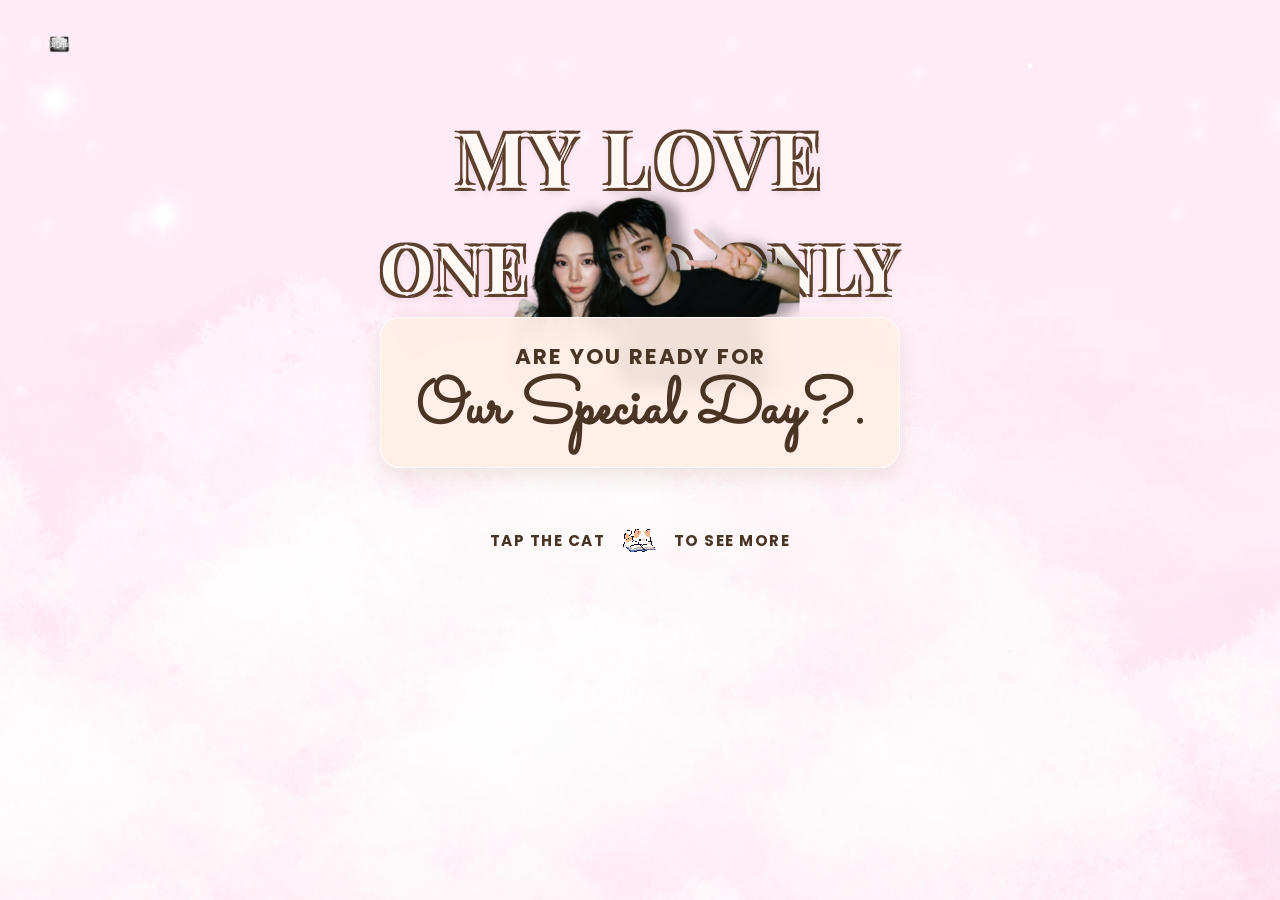
<file: Cute Pinky/index.html>
<!-- HAYO NGAPAIN KAMU INSPECT WEB DARI @UDEPUTI🧐🧐🧐 -->


<!DOCTYPE html>
<html lang="id">
<head>
    <meta charset="UTF-8">
    <meta name="viewport" content="width=device-width, initial-scale=1.0">
    <title>Cloudy Love</title>
  
    <link href="https://fonts.googleapis.com/css2?family=Playfair+Display:wght@700&family=Poppins:wght@400;600;700&family=Sacramento&display=swap" rel="stylesheet">
    <link rel="stylesheet" href="style.css">
</head>
<body>


    <header class="site-header">
        <div class="logo-container">
            <img src="picture/WM Deputi.png" alt="Logo Deputi" class="logo-img">
        </div>
    </header>


    <main class="main-container">
     
        <div class="hero-stage">
            
          
            <h1 class="title-top">MY LOVE</h1>

          
            <div class="middle-row">
                <span class="side-text left">ONE AND ONLY</span>
                <div class="photo-wrapper">
                    <img src="picture/cp 4.png" alt="Couple" class="couple-photo">
                </div>
                <span class="side-text right"></span>
            </div>

            
            <div class="question-banner">
                <p class="ready-text">ARE YOU READY FOR</p>
                <h2 class="special-day-text">Our Special Day?.</h2>
            </div>

           
            <a href="index2.html" class="cat-button-link">
  <div class="cat-button" id="catBtn">
    <span class="cat-label">TAP THE CAT</span>
    <img src="picture/kucing.png" alt="Pixel Cat" class="cat-icon">
    <span class="cat-label">TO SEE MORE</span>
  </div>
</a>

        </div>

    </main>

    <audio id="song1" src="music/becky shower.mp3" preload="none"></audio>
    <audio id="song2" src="music/hey there delilah.mp3" preload="none"></audio>
    <audio id="song3" src="music/waiting for love - avicii.mp3" preload="none"></audio>


   <script src="script.js"></script>
</body>
</html>
</file>
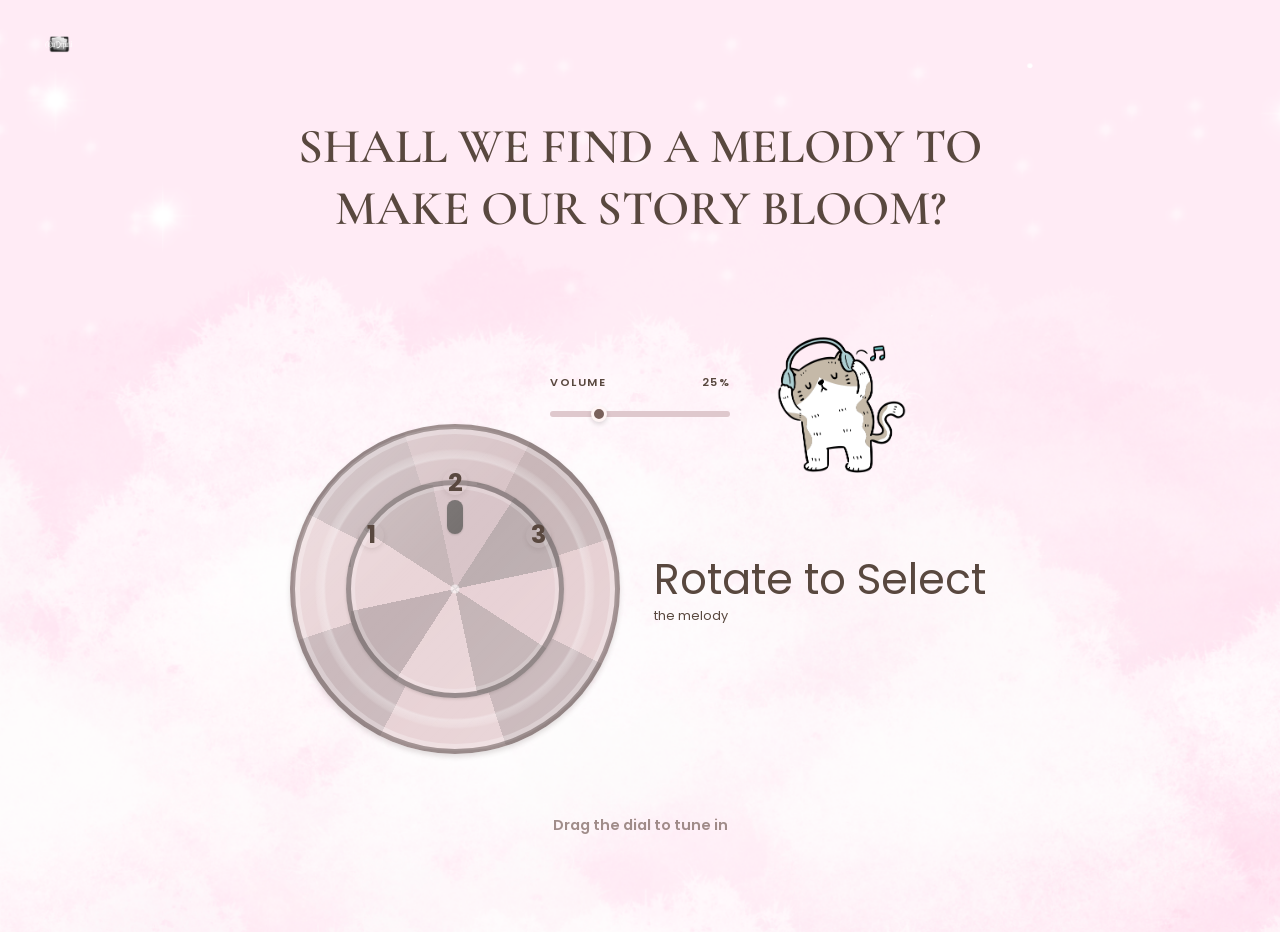
<file: Cute Pinky/index2.html>
<!DOCTYPE html>
<html lang="id">
<head>
    <meta charset="UTF-8">
    <meta name="viewport" content="width=device-width, initial-scale=1.0">

    <title>Cloudy Love</title>

   
    <link href="https://fonts.googleapis.com/css2?family=Cormorant+Garamond:wght@500;600;700&family=Poppins:wght@400;500;600;700;800&family=Sacramento&display=swap" rel="stylesheet">

    
    <link rel="stylesheet" href="style.css">

    <style>
        .melody-page .radio-instructions { position: relative; }

        .melody-page .radio-cat {
            position: absolute;
            right: 0;                              /* ini buat geser nya bjir JANGAN LUPA */
            top: 0;
            transform: translateY(-85%);           
            width: calc(var(--dial-size) * .9);    /*ini buat ukuran kucing ya pantk jangan bingung nanti pas ada yg beli*/
            height: auto;
            z-index: 3;
            pointer-events: none;
            user-select: none;
        }

        @media (max-width: 430px) {
            .melody-page .radio-cat {
                width: calc(var(--dial-size) * .75);
                right: calc(61px - 50vw);
                transform: translateY(-63%);
            }
        }
    </style>
</head>

<body class="melody-page">


    <header class="site-header">
        <div class="logo-container">
            <img src="picture/WM Deputi.png"
                 alt="Logo Deputi"
                 class="logo-img">
        </div>
    </header>


    <main class="melody-main">

        <h1 class="melody-title">
            SHALL WE FIND A MELODY TO<br>
            MAKE OUR STORY BLOOM?
        </h1>

<div class="volume-control">

    <div class="volume-label">
        <span>VOLUME</span>
        <span id="volumeValue">25%</span>
    </div>

    <input
        type="range"
        id="volumeSlider"
        min="0"
        max="100"
        value="25"
        aria-label="Music volume"
    >

</div>

        <section class="radio-section">

          
            <div class="radio-area">

         
                <div
                    class="radio-dial"
                    id="radioDial"
                    role="slider"
                    tabindex="0"
                    aria-label="Putar knob untuk memilih lagu"
                    aria-valuemin="-45"
                    aria-valuemax="45"
                    aria-valuenow="0"
                >

                    <div class="dial-outer-ring"></div>

                    <div class="dial-rotor" id="dialRotor">
                        <div class="dial-pointer"></div>
                        <div class="dial-center"></div>
                    </div>

                    <div class="dial-gloss"></div>

                    
<div class="station-numbers">
    <span class="station-number number-1">1</span>
    <span class="station-number number-2">2</span>
    <span class="station-number number-3">3</span>
</div>
                </div>
            </div>

            
      
            <div class="radio-instructions">

                <img src="picture/kucing musik.png" alt="" class="radio-cat">

                <p class="rotate-text">
                    Rotate to Select</p>

                <p class="station-status" id="stationStatus">
                    the melody
                </p>

            </div>

            


        </section>
<br>
        <a href="index3.html"
   class="mobile-hint next-page-link"
   id="nextPageLink"
   aria-disabled="true"
   tabindex="-1">Drag the dial to tune in</a>
    </br>
    </main>

    <audio id="song1" src="music/becky shower.mp3" preload="none"></audio>
    <audio id="song2" src="music/hey there delilah.mp3" preload="none"></audio>
    <audio id="song3" src="music/waiting for love - avicii.mp3" preload="none"></audio>


    <script src="script.js"></script>

</body>
</html>
</file>
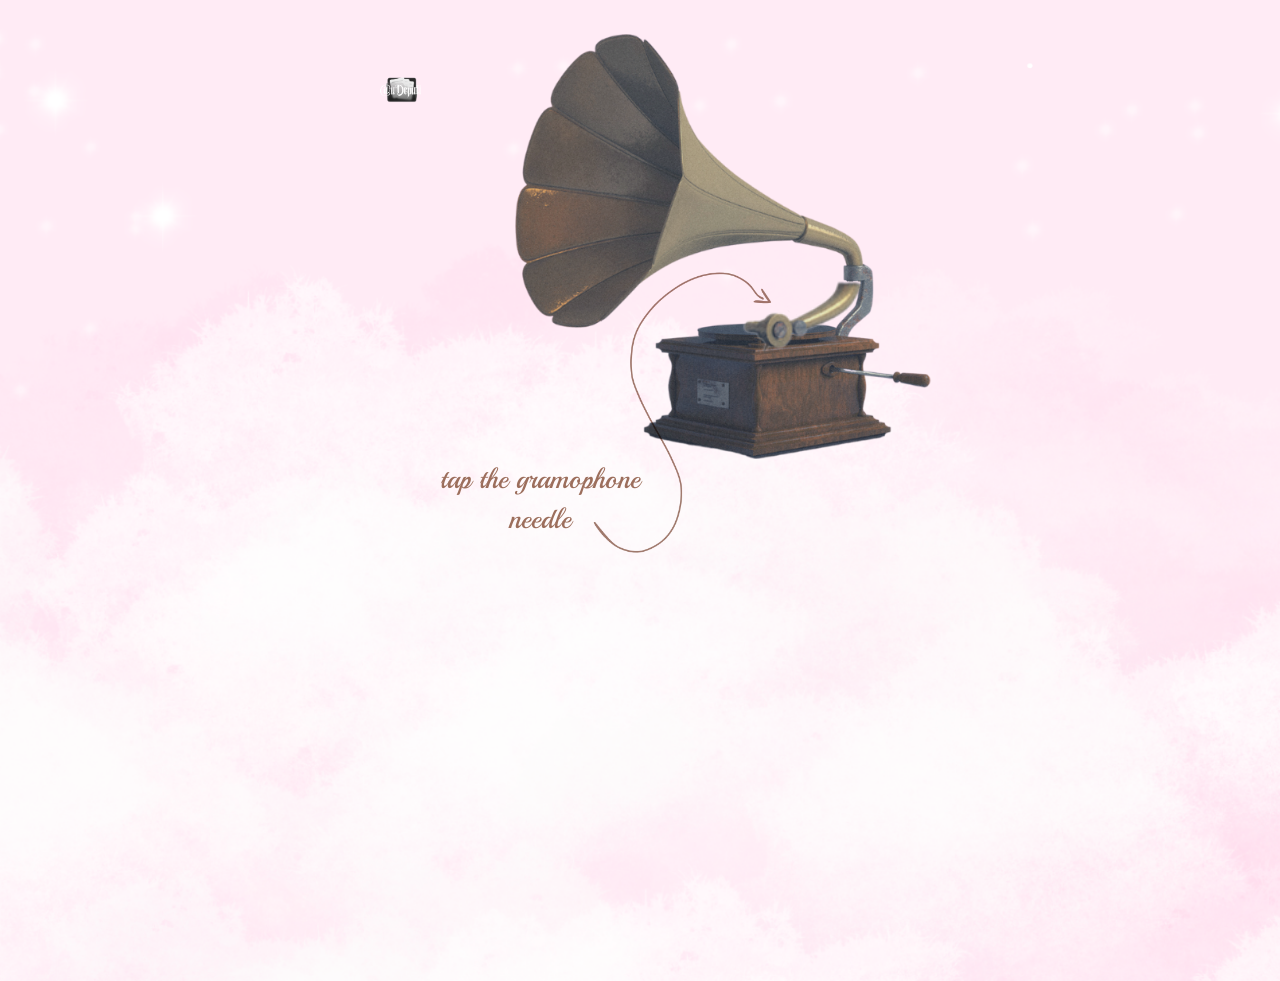
<file: Cute Pinky/index4.html>
<!DOCTYPE html>
<html lang="id">
<head>
    <meta charset="UTF-8">
    <meta name="viewport" content="width=device-width, initial-scale=1.0">

    <title>Cloudy Love</title>

    <link href="https://fonts.googleapis.com/css2?family=Lilita+One&family=Playball&display=swap" rel="stylesheet">

    <link rel="stylesheet" href="gramofon.css">
</head>

<body class="gramophone-page">

    <main class="gp-stage" id="gpStage">

        <img class="gp-logo" src="picture/WM Deputi.png" alt="Logo Deputi">

        <img class="gp-arrow" src="picture/panah.png" alt="">

        <img class="gp-gramophone" src="picture/gramofon.png" alt="Gramofon">

        <button class="gp-needle" id="gpNeedle" type="button" aria-label="Tap the gramophone needle">
            <img src="picture/jarum gramofon.png" alt="">
        </button>

        <svg width="0" height="0" style="position:absolute" aria-hidden="true">
            <symbol id="gpCassette" viewBox="0 0 200 200">
               
                <circle cx="100" cy="100" r="97" fill="#4a2f1f" stroke="#7b4425" stroke-width="4"/>
               
                <circle cx="100" cy="100" r="86" fill="none" stroke="#6b4630" stroke-width="2"/>
                <circle cx="100" cy="100" r="76" fill="none" stroke="#6b4630" stroke-width="2"/>
                <circle cx="100" cy="100" r="66" fill="none" stroke="#6b4630" stroke-width="2"/>
                <circle cx="100" cy="100" r="56" fill="none" stroke="#6b4630" stroke-width="2"/>
                
                <path d="M40 60 A68 68 0 0 1 90 32" fill="none" stroke="#fff6ea" stroke-opacity=".45" stroke-width="5" stroke-linecap="round"/>
                <path d="M160 140 A68 68 0 0 1 110 168" fill="none" stroke="#fff6ea" stroke-opacity=".3" stroke-width="5" stroke-linecap="round"/>
               
                <circle cx="100" cy="100" r="34" fill="currentColor" stroke="#7b4425" stroke-width="3"/>
                <path d="M100 82 v22 a6 6 0 1 1 -4 -5.6 v-14 l14 4 v-4 z" fill="#7b4425" opacity=".75" transform="translate(-4 3) scale(.95)"/>
               
                <circle cx="100" cy="100" r="5" fill="#4a2f1f"/>
            </symbol>
        </svg>

        <svg class="gp-cassette gp-cassette-1" viewBox="0 0 200 200" aria-hidden="true"><use href="#gpCassette"/></svg>

       
        <div class="gp-butterflies" id="gpButterflies" aria-hidden="true"></div>

        <p class="gp-hint">tap the gramophone needle</p>

        <h1 class="gp-title">Among all the beautiful<br>songs you hear</h1>
        <p class="gp-sub">Your voice is the most beautiful<br>melody I love the most.</p>
        <p class="gp-closing">i hope that sweet melody never fades<br>playing on for as long as time allows.</p>

        <a class="gp-telegram" href="https://t.me/udeputi" target="_blank" rel="noopener">
            <svg class="gp-tg-icon" viewBox="0 0 24 24" aria-hidden="true"><path fill="currentColor" d="M11.944 0A12 12 0 0 0 0 12a12 12 0 0 0 12 12 12 12 0 0 0 12-12A12 12 0 0 0 12 0a12 12 0 0 0-.056 0zm4.962 7.224c.1-.002.321.023.465.14a.506.506 0 0 1 .171.325c.016.093.036.306.02.472-.18 1.898-.962 6.502-1.36 8.627-.168.9-.499 1.201-.82 1.23-.696.065-1.225-.46-1.9-.902-1.056-.693-1.653-1.124-2.678-1.8-1.185-.78-.417-1.21.258-1.91.177-.184 3.247-2.977 3.307-3.23.007-.032.014-.15-.056-.212s-.174-.041-.249-.024c-.106.024-1.793 1.14-5.061 3.345-.48.33-.913.49-1.302.48-.428-.008-1.252-.241-1.865-.44-.752-.245-1.349-.374-1.297-.789.027-.216.325-.437.893-.663 3.498-1.524 5.83-2.529 6.998-3.014 3.332-1.386 4.025-1.627 4.476-1.635z"/></svg>
            <span>already smiled? text me if you did</span>
        </a>
        
    </main>

  
    <audio id="gpInstrumental" src="music/instrumental.mp3" preload="auto" loop></audio>

    <script src="script.js"></script>
    <script src="gramofon.js"></script>
</body>
</html>
</file>
<file: Cute Pinky/style.css>
* {
    margin: 0;
    padding: 0;
    box-sizing: border-box;
}

body {
    width: 100%;
    min-height: 100vh;
    background-image: url('picture/bg pink.png');
    background-size: cover;
    background-position: center;
    background-repeat: no-repeat;
    background-attachment: fixed;
    font-family: 'Poppins', sans-serif;
    display: flex;
    flex-direction: column;
    align-items: center;
    overflow-y: auto;
}

.site-header {
    width: 100%;
    padding: 24px 30px;
    display: flex;
    justify-content: flex-start;
    align-items: center;
    position: relative;
    z-index: 100;
}

.logo-container {
    border-radius: 8px;
}

.logo-img {
    height: 40px;
    width: auto;
    display: block;
}

.main-container {
    width: 100%;
    display: flex;
    justify-content: center;
    align-items: flex-start;
    padding: 10px 15px 60px 15px;
}

.hero-stage {
    width: 100%;
    max-width: 550px;
    display: flex;
    flex-direction: column;
    align-items: center;
    position: relative;
}

.title-top, .side-text {
    margin-top: 20px;
    font-family: 'Playfair Display', serif;
    font-weight: 700;
    color: #fff9f5;
    text-shadow:
        -3px -3px 0 #5c3f2d,
         3px -3px 0 #5c3f2d,
        -3px  3px 0 #5c3f2d,
         3px  3px 0 #5c3f2d,
         0px 4px 8px rgba(0,0,0,0.15);
    line-height: 1;
}

.title-top {
    font-size: 4.8rem;
    letter-spacing: 4px;
    margin-bottom: -45px;
    position: relative;
    z-index: 1;
}

.middle-row {
    width: 100%;
    display: flex;
    justify-content: center;
    align-items: center;
    position: relative;
    z-index: 2;
}

.side-text {
    font-size: 4.2rem;
    letter-spacing: 2px;
    position: absolute;
    top: 25%;
}

.side-text.left {
    justify-content: center;
    z-index: 1;
}

.side-text.right {
    right: 0px;
    z-index: 1;
}

.photo-wrapper {
    width: 320px;
    display: flex;
    justify-content: center;
    position: relative;
    z-index: 2;
}

.couple-photo {
    width: 100%;
    height: auto;
    object-fit: contain;
    display: block;
}

.question-banner {
    width: 100%;
    max-width: 520px;
    background: rgba(255, 238, 230, 0.94);
    padding: 22px 25px;
    border-radius: 20px;
    text-align: center;
    box-shadow: 0 8px 20px rgba(112, 74, 46, 0.12);
    border: 1px solid rgba(255, 255, 255, 0.9);
    backdrop-filter: blur(6px);

    margin-top: -85px; /* Menutupi area perut foto persis seperti contoh */
    position: relative;
    z-index: 3;
}

.ready-text {
    font-size: 1.35rem;
    letter-spacing: 2px;
    color: #4a3525;
    font-weight: 700;
}

.special-day-text {
    font-family: 'Sacramento', cursive;
    font-size: 4rem;
    color: #4a3525;
    line-height: 1.1;
    margin-top: 2px;
}

.cat-button-link {
    text-decoration: none;
}

.cat-button {
    display: flex;
    align-items: center;
    gap: 15px;
    cursor: pointer;
    padding: 10px 24px;
    border-radius: 35px;
    backdrop-filter: blur(4px);
    transition: transform 0.2s ease, background 0.2s ease;
    margin-top: 35px;
    position: relative;
    z-index: 4;
}

.cat-button:hover {
    transform: scale(1.06);
}

.cat-label {
    font-size: 0.95rem;
    font-weight: 700;
    color: #4a3525;
    letter-spacing: 1.5px;
}

.cat-icon {
    height: 55px;
    width: auto;
    display: block;
    image-rendering: pixelated;
    animation: bounce 2s infinite ease-in-out;
}

@keyframes bounce {
    0%, 100% { transform: translateY(0); }
    50% { transform: translateY(-6px); }
}

@media (max-width: 520px) {
    .title-top {
        font-size: 3.4rem;
        margin-bottom: -30px;
    }

    .side-text {
        font-size: min(3rem, 11vw);
        white-space: nowrap;
    }

    .side-text.left {
        left: 50%;
        transform: translateX(-50%);
    }

    .photo-wrapper {
        width: 260px;
    }

    .question-banner {
        margin-top: -65px;
        padding: 16px 18px;
    }

    .ready-text {
        font-size: 1.05rem;
    }

    .special-day-text {
        font-size: 3rem;
    }
}

.melody-page,
.melody-page * {
    box-sizing: border-box;
}

.melody-page {
    --brown: #59483f;
    --dial-size: clamp(260px, 43vw, 330px);

    width: 100%;
    min-height: 100vh;
    margin: 0;

    display: flex;
    flex-direction: column;
    align-items: center;

    overflow-x: hidden;

    color: var(--brown);

    background-image: url("picture/bg pink.png");
    background-size: cover;
    background-position: center;
    background-repeat: no-repeat;
    background-attachment: fixed;

    font-family: "Poppins", sans-serif;
}

.melody-page .site-header {
    width: 100%;
    padding: 24px 30px;

    display: flex;
    justify-content: flex-start;
    align-items: center;

    position: relative;
    z-index: 10;
}

.melody-page .logo-container {
    border-radius: 8px;
}

.melody-page .logo-img {
    display: block;
    width: auto;
    height: 40px;
}

.melody-page .melody-main {
    min-height: calc(100vh - 90px);
    padding: 28px 24px 70px;
    display: flex;
    flex-direction: column;
    align-items: center;
}

.melody-page .melody-title {
    margin: 0 auto 125px;
    color: var(--brown);
    font-family: "Cormorant Garamond", serif;
    font-weight: 600;
    line-height: 1.28;
    text-align: center;
}

.melody-page .radio-area {
    position: relative;
}

.melody-page .radio-dial {
    position: absolute;
    inset: 0;

    border: 0;
    border-radius: 50%;

    cursor: grab;
    touch-action: none;
    user-select: none;

    outline: none;
}

.melody-page .radio-dial:active {
    cursor: grabbing;
}

.melody-page .radio-dial:focus-visible {
    outline: 3px solid rgba(89, 72, 63, 0.55);
    outline-offset: 7px;
}

.melody-page .dial-outer-ring {
    position: absolute;
    inset: 0;

    border: 5px solid rgba(115, 103, 101, 0.62);
    border-radius: 50%;

    background:
        radial-gradient(
            circle,
            transparent 57%,
            rgba(255,255,255,.3) 58%,
            rgba(255,255,255,.15) 61%,
            transparent 62%
        ),
        conic-gradient(
            from -18deg,
            #d9c5c8 0deg 45deg,
            #c9b7b9 45deg 90deg,
            #e6cfd2 90deg 135deg,
            #c8b6b9 135deg 180deg,
            #e8d2d5 180deg 225deg,
            #cbbabd 225deg 270deg,
            #ead5d8 270deg 315deg,
            #cbbabd 315deg 360deg
        );

    box-shadow:
        inset 0 0 0 5px rgba(255,255,255,.28),
        0 3px 5px rgba(75, 57, 57, .16);
}

.melody-page .dial-rotor {
    position: absolute;
    inset: 17%;

    z-index: 2;

    border: 5px solid rgba(110, 101, 100, 0.65);
    border-radius: 50%;

    background:
        conic-gradient(
            from -12deg,
            #d9c5c9 0deg 45deg,
            #bcaeb0 45deg 90deg,
            #e8d1d5 90deg 135deg,
            #c4b4b6 135deg 180deg,
            #ead5d8 180deg 225deg,
            #c3b2b5 225deg 270deg,
            #ead5d8 270deg 315deg,
            #c7b7b9 315deg 360deg
        );

    box-shadow:
        inset 0 0 0 4px rgba(255,255,255,.22),
        0 1px 3px rgba(60, 45, 45, .18);

    transform: rotate(0deg);
    transform-origin: center;

    will-change: transform;
}

.melody-page .dial-pointer {
    position: absolute;

    top: 7%;
    left: 50%;

    width: 16px;
    height: 34px;

    border-radius: 20px;

    background: #777271;

    transform: translateX(-50%);

    box-shadow: 0 1px 2px rgba(0,0,0,.15);
}

.melody-page .dial-center {
    position: absolute;

    width: 9px;
    height: 9px;

    left: 50%;
    top: 50%;

    border-radius: 50%;

    background: rgba(255,255,255,.55);

    transform: translate(-50%, -50%);
}

.melody-page .dial-gloss {
    position: absolute;

    z-index: 3;

    inset: 3px;

    border-radius: 50%;

    pointer-events: none;

    background: linear-gradient(
        135deg,
        rgba(255,255,255,.25),
        transparent 42%,
        rgba(255,255,255,.12)
    );
}

.melody-page .melody-main {
    width: 100%;
    padding-inline: clamp(16px, 4vw, 40px);
}

.melody-page .melody-title {
    width: 100%;
    max-width: 760px;

    font-size: clamp(1.45rem, 5vw, 3.05rem);

    margin-bottom: clamp(55px, 13vw, 125px);
}

.melody-page .radio-section {
    width: 100%;
    max-width: 700px;

    display: flex;
    flex-direction: row;

    align-items: center;
    justify-content: center;

    gap: clamp(12px, 4vw, 34px);
}

.melody-page .radio-area {
    --dial-size: clamp(180px, 43vw, 330px);

    flex: 0 1 var(--dial-size);

    width: var(--dial-size);
    height: var(--dial-size);

    min-width: 0;
}

.melody-page .radio-instructions {
    flex: 1;
    min-width: 0;

    gap: clamp(8px, 2vw, 20px);
}

.melody-page .rotate-text {
    font-size: clamp(1.15rem, 4vw, 2.65rem);
    line-height: 1.3;
}

.melody-page .station-status {
    font-size: clamp(.80rem, 5vw, .160rem);
}

@media (max-width: 700px) {
    .melody-page .melody-title {
        font-size: clamp(1.5rem, 4.5vw, 2.3rem);
        margin-bottom: 75px;
    }

    .melody-page .radio-section {
        gap: 18px;
    }

    .melody-page .radio-area {
        --dial-size: clamp(180px, 43vw, 270px);
    }

    .melody-page .radio-instructions {
        align-items: flex-start;
    }

    .melody-page .rotate-text {
        font-size: clamp(1.2rem, 3.5vw, 1.8rem);
    }
}

@media (max-width: 430px) {
    .melody-page .site-header {
        padding: 18px;
    }

    .melody-page .melody-main {
        padding: 30px 16px 50px;
    }

    .melody-page .melody-title {
        font-size: clamp(1.35rem, 6vw, 1.8rem);
        line-height: 1.3;
        margin-bottom: 75px;
    }

    .melody-page .melody-title br {
        display: none;
    }

    .melody-page .radio-section {
        flex-direction: column;
        gap: 30px;
    }

    .melody-page .radio-area {
        --dial-size: min(72vw, 270px);

        flex: 0 0 var(--dial-size);
    }

    .melody-page .radio-instructions {
        align-items: center;
        text-align: center;
        gap: 8px;
    }

    .melody-page .rotate-text {
        font-size: 1.65rem;
    }

    .melody-page .station-status {
        max-width: 260px;
        font-size: .72rem;
    }

    .melody-page .mobile-hint {
        display: block;
    }
}

@media (max-width: 350px) {
    .melody-page .melody-title {
        font-size: 1.25rem;
    }

    .melody-page .radio-area {
        --dial-size: 235px;
    }
}

.melody-page .station-numbers {
    position: absolute;
    inset: 0;

    z-index: 5;

    pointer-events: none;
}

.melody-page .station-number {
    position: absolute;

    display: flex;
    justify-content: center;
    align-items: center;

    width: 25px;
    height: 25px;

    border-radius: 50%;

    background: rgba(255, 248, 247, 0);

    color: #59483f;

    font-family: "Poppins", sans-serif;
    font-size: 25px;
    font-weight: 700;

    box-shadow: 0 2px 5px rgba(80, 55, 55, 0.12);

    border: 1px solid rgba(255, 255, 255, 0);
}

.melody-page .number-1 {
    left: 21%;
    top: 30%;
}

.melody-page .number-2 {
    left: 50%;
    top: 14%;
    transform: translateX(-50%);
}

.melody-page .number-3 {
    right: 21%;
    top: 30%;
}

.melody-page .volume-control {
    width: 180px;
    max-width: 100%;
    margin-top: 8px;
}

.melody-page .volume-label {
    display: flex;
    justify-content: space-between;
    align-items: center;

    margin-bottom: 8px;

    color: #59483f;

    font-family: "Poppins", sans-serif;
    font-size: 0.7rem;
    font-weight: 600;

    letter-spacing: 1.5px;
}

.melody-page #volumeSlider {
    appearance: none;
    -webkit-appearance: none;

    width: 100%;
    height: 6px;

    border-radius: 20px;

    background: #dfc8cd;

    outline: none;
    cursor: pointer;
}

.melody-page #volumeSlider::-webkit-slider-thumb {
    appearance: none;
    -webkit-appearance: none;

    width: 16px;
    height: 16px;

    border-radius: 50%;

    background: #79615b;

    border: 3px solid #fff5f5;

    box-shadow: 0 2px 5px rgba(0,0,0,0.15);
}

.melody-page #volumeSlider::-moz-range-thumb {
    width: 11px;
    height: 11px;

    border-radius: 50%;

    background: #79615b;

    border: 3px solid #fff5f5;

    box-shadow: 0 2px 5px rgba(0,0,0,0.15);
}

.melody-page #volumeSlider::-webkit-slider-thumb:hover {
    transform: scale(1.15);
}

.melody-page .volume-control {
    transition: opacity 0.2s ease;
}

.melody-page .next-page-link {
    display: inline-block;

    margin-top: 35px;
    padding: 12px 28px;

    color: #79615b;
    text-decoration: none;

    font-family: "Poppins", sans-serif;
    font-size: 0.9rem;
    font-weight: 600;

    border: 1px solid rgba(121, 97, 91, 0.35);
    border-radius: 30px;

    background: rgba(255, 255, 255, 0.45);

    transition:
        opacity 0.3s ease,
        transform 0.3s ease,
        background 0.3s ease;

    opacity: 0.7;
}

.melody-page .next-page-link[aria-disabled="true"] {
    pointer-events: none;
    cursor: default;
    border-color: transparent;
    background: transparent;
    padding: 0;
}

.melody-page .next-page-link[aria-disabled="false"] {
    opacity: 1;
    cursor: pointer;

    background: rgba(255, 255, 255, 0.65);

    box-shadow: 0 4px 12px rgba(89, 72, 63, 0.08);
}

.melody-page .next-page-link[aria-disabled="false"]:hover {
    transform: translateY(-3px);
    background: rgba(255, 255, 255, 0.9);
}

body.melody-page {
  overflow-x: hidden;
}

.page-container {

  --card-w: clamp(180px, min(30vw, 55vh), 300px);
  --edge-x: 8vw;
  --p1-top: 10%;
  --p2-bottom: 8%;

  --page-h: max(100vh, calc(var(--card-w) * 2.6));

  position: relative;
  width: 100%;
  min-height: var(--page-h);
  overflow: hidden;
  box-sizing: border-box;
  font-family: 'Comic Sans MS', 'Chalkboard SE', cursive, sans-serif;
}

.deco-butterfly {
  position: absolute;
  top: 3%;
  right: 10%;

  width: max(90px, min(clamp(150px, 30vw, 360px), calc((0.89 * var(--page-h) - 1.49 * var(--card-w) - 22px) * 1.75)));
  object-view-box: inset(33.3% 13.6% 37.6% 14.3%);
  height: auto;
  z-index: 1;
  pointer-events: none;
}

.text-group {
  position: absolute;
  color: #7a504b;
  font-weight: bold;
  text-align: center;
  line-height: 1.3;
  z-index: 1;
  pointer-events: none;
  width: clamp(160px, 25vw, 260px);
  font-size: clamp(1rem, 2.2vw, 1.4rem);
}

.text-top {
  left: calc(var(--edge-x) + var(--card-w) * 1.45);
  top: calc(var(--p1-top) + var(--card-w) * 0.53);
  transform: translate(-40%, -50%);
}

.text-bottom {
  left: calc(100% - var(--edge-x) - var(--card-w) * 1.45);
  top: calc(100% - var(--p2-bottom) - var(--card-w) * 0.8);
  transform: translate(-60%, -50%);
}

.card-pair {
  position: absolute;
  width: var(--card-w);
  aspect-ratio: 3 / 4;
  cursor: pointer;
  z-index: 2;
}

.pair-1 {
  top: var(--p1-top);
  left: var(--edge-x);
  transform: rotate(-5deg);
}

.pair-2 {
  bottom: var(--p2-bottom);
  right: var(--edge-x);
  transform: rotate(5deg);
}

.photo-wrap {
  position: relative;
  z-index: 2;
  transition: transform 0.5s cubic-bezier(0.25, 1, 0.5, 1);
}

.img-photo {
  width: 100%;
  height: auto;
  display: block;
  filter: drop-shadow(0px 8px 15px rgba(0, 0, 0, 0.15));
}

.img-tape {
  position: absolute;
  height: auto;
  z-index: 3;
  pointer-events: none;
}

.tape-left {
  width: 70%;
  left: 25%;
  top: 6%;
  transform: translate(-50%, -50%);
  object-view-box: inset(35.3% 18.2% 35.3% 20%);
}

.tape-right {
  width: 65%;
  left: 74%;
  top: -1%;
  transform: translate(-50%, -50%);
  object-view-box: inset(39.7% 21.7% 39.1% 20.6%);
}

.img-letter {
  position: absolute;
  top: 0;
  left: 0;
  width: 100%;
  height: auto;
  z-index: 1;
  opacity: 0;
  visibility: hidden;
  transition: transform 0.5s cubic-bezier(0.25, 1, 0.5, 1), opacity 0.3s ease, visibility 0.3s;
  filter: drop-shadow(0px 8px 15px rgba(0, 0, 0, 0.15));
}

.pair-1:hover .photo-wrap,
.pair-1.active .photo-wrap {
  transform: translate(-5%, 5%) rotate(-2deg);
}

.pair-1:hover .img-letter,
.pair-1.active .img-letter {
  z-index: 3;
  opacity: 1;
  visibility: visible;
  transform: translate(45%, -10%) rotate(8deg);
}

.pair-2:hover .photo-wrap,
.pair-2.active .photo-wrap {
  transform: translate(5%, 5%) rotate(2deg);
}

.pair-2:hover .img-letter,
.pair-2.active .img-letter {
  z-index: 3;
  opacity: 1;
  visibility: visible;
  transform: translate(-45%, -10%) rotate(-8deg);
}

@media (max-width: 1100px) {
    .page-container {
    --page-h: max(100vh, calc(var(--card-w) * 3.2));
  }
}

@media (max-width: 600px) {
    .page-container {
    --edge-x: 5vw;
    --p1-top: 6%;
    --p2-bottom: 6%;
  }

    .text-group {
    width: calc(100% - var(--edge-x) * 2 - var(--card-w) - 12px);
  }

  .text-top {
    left: calc(var(--edge-x) + var(--card-w) + 12px);
    transform: translateY(-50%);
  }

  .text-bottom {
    left: var(--edge-x);
    transform: translateY(-50%);
  }

  .tape-left { width: 58%; left: 28%; }

    .tape-right { width: 54%; left: 72%; }
}

.letter-wrap {
  position: absolute;
  top: 0;
  left: 0;
  width: 100%;
  z-index: 1;
  opacity: 0;
  visibility: hidden;
  transition: transform 0.5s cubic-bezier(0.25, 1, 0.5, 1), opacity 0.3s ease, visibility 0.3s;
  filter: drop-shadow(0px 8px 15px rgba(0, 0, 0, 0.15));
}

.pair-2:hover .letter-wrap,
.pair-2.active .letter-wrap {
  z-index: 3;
  opacity: 1;
  visibility: visible;
  transform: translate(-45%, -10%) rotate(-8deg);
}

.pair-2 .letter-wrap .img-letter,
.pair-2:hover .letter-wrap .img-letter,
.pair-2.active .letter-wrap .img-letter {
  position: static;
  display: block;
  width: 100%;
  height: auto;
  opacity: 1;
  visibility: visible;
  transform: none;
  transition: none;
  filter: none;
  z-index: auto;
}

.letter-button {
  position: absolute;
  left: 50%;
  top: 66%;
  transform: translate(-50%, -50%);

  width: max-content;
  max-width: 84%;
  padding: 0.7em 1.2em;

  border-radius: 999px;
  border: 1px solid rgba(92, 63, 45, 0.35);
  background: #fdf3ec;
  box-shadow: 0 4px 10px rgba(92, 63, 45, 0.18);

  color: #5c3f2d;
  font-family: 'Poppins', sans-serif;
  font-size: clamp(0.6rem, calc(var(--card-w) * 0.048), 0.9rem);
  font-weight: 600;
  line-height: 1.3;
  text-align: center;
  text-decoration: none;

  transition: background 0.25s ease, transform 0.25s ease;
}

.letter-button:hover {
  background: #ffffff;
  transform: translate(-50%, -50%) scale(1.05);
}

/*BUAT LOGO @UDEPUTI baru nyadar di akhir jir*/

.logo-container,
.melody-page .logo-container {
    background: none;
    box-shadow: none;
    backdrop-filter: none;
    padding: 0;
}   
.pair-1 .img-letter,
.pair-2 .letter-wrap,
.pair-1:hover .img-letter,
.pair-1.active .img-letter,
.pair-2:hover .letter-wrap,
.pair-2.active .letter-wrap {
  opacity: 1;
  visibility: visible;
  z-index: 1;
  transition: transform 0.6s cubic-bezier(0.25, 1, 0.5, 1);
}

.pair-1 .img-letter {
  transform: translate(8%, 6%) rotate(5deg);
}

.pair-2 .letter-wrap {
  transform: translate(-8%, 6%) rotate(-5deg);
}

.photo-wrap {
  transition: transform 0.6s cubic-bezier(0.25, 1, 0.5, 1);
}

.pair-1:hover .img-letter,
.pair-1.active .img-letter {
  transform: translate(
    min(calc(var(--card-w) * 0.88),
        calc(100vw - var(--edge-x) - var(--card-w) - 20px)),
    -6%) rotate(10deg);
}

.pair-2:hover .letter-wrap,
.pair-2.active .letter-wrap {
  transform: translate(
    max(calc(var(--card-w) * -0.88),
        calc(var(--edge-x) + var(--card-w) + 20px - 100vw)),
    -6%) rotate(2deg);
}

.pair-1:hover .photo-wrap,
.pair-1.active .photo-wrap {
  transform: translate(-8%, 4%) rotate(-3deg);
}

.pair-2:hover .photo-wrap,
.pair-2.active .photo-wrap {
  transform: translate(8%, 4%) rotate(3deg);
}

.pair-2 .letter-button {
  opacity: 0;
  pointer-events: none;
  transition: opacity 0.3s ease, background 0.25s ease, transform 0.25s ease;
}

.pair-2:hover .letter-button,
.pair-2.active .letter-button {
  opacity: 1;
  pointer-events: auto;
  transition: opacity 0.35s ease 0.25s, background 0.25s ease, transform 0.25s ease;
}

@media (hover: none) {
  .pair-1:hover:not(.active) .img-letter {
    transform: translate(8%, 6%) rotate(5deg);
  }
  .pair-2:hover:not(.active) .letter-wrap {
    transform: translate(-8%, 6%) rotate(-5deg);
  }
  .pair-1:hover:not(.active) .photo-wrap,
  .pair-2:hover:not(.active) .photo-wrap {
    transform: none;
  }
  .pair-2:hover:not(.active) .letter-button {
    opacity: 0;
    pointer-events: none;
  }
}

.img-pin {
  position: absolute;
  width: 26%;
  height: auto;
  z-index: 3;
  pointer-events: none;
  user-select: none;
  -webkit-user-drag: none;
}

.pin-1 {
  left: 52%;
  top: 3%;
  transform: translate(-58.4%, -48.2%);
}

.pin-2 {
  left: 48%;
  top: 3%;
  transform: translate(-41.3%, -48.2%);
}

.pair-2 {
  --cal-scale: 1.2;       
  --hinge-y: 13%;          
  --secret-y: 8%;         
}


.pair-2 .secret-wrap {
  position: absolute;
  top: 0;
  left: 0;
  width: 100%;
  z-index: 1;
  opacity: 1;                      
  pointer-events: none;          
  transform: translateY(var(--secret-y));
  filter: drop-shadow(0px 8px 15px rgba(0, 0, 0, 0.15));
}

.pair-2 .secret-img {
  display: block;
  width: 100%;
  height: auto;
}

/* Kalender */
.pair-2 .cal-wrap {
  position: relative;
  z-index: 2;
  transform: scale(var(--cal-scale));
  transform-origin: 50% 50%;
  pointer-events: none;
}

.pair-2 .cal-page {
  position: relative;
  perspective: 1100px;
  perspective-origin: 50% var(--hinge-y);
  filter: drop-shadow(0px 8px 15px rgba(0, 0, 0, 0.15));
  transition: filter 0.4s ease;
}

.pair-2 .cal-page.rolling {
  filter: drop-shadow(0px 12px 16px rgba(0, 0, 0, 0.22));
}

.pair-2 .cal-img {
  display: block;
  width: 100%;
  height: auto;
  
}


.pair-2 .cal-page.rolling .cal-img {
  visibility: hidden;
}

.pair-2 .cal-pin {
  top: var(--hinge-y);
}

.cal-roll {
  position: absolute;
  top: 0;
  left: 0;
  width: 100%;
  height: 0;
  transform-style: preserve-3d;
  pointer-events: none;
}

.cal-strip {
  position: absolute;
  left: 0;
  width: 100%;
  transform-origin: 50% 0;       
  transform-style: preserve-3d;
}

.cal-face {
  position: absolute;
  inset: 0;
  overflow: hidden;
  background-repeat: no-repeat;
  backface-visibility: hidden;
  -webkit-backface-visibility: hidden;
}

.cal-back {
  transform: rotateX(180deg);    
}

.cal-face i {                     
  position: absolute;
  inset: 0;
  background: #000;
  opacity: 0;
  pointer-events: none;
}

.pair-2.active .secret-wrap {
  opacity: 1;
  pointer-events: auto;
}

@media (hover: hover) {
  .pair-2:hover .secret-wrap {
    opacity: 1;
    pointer-events: auto;
  }
}
</file>
<file: Cute Pinky/gramofon.css>
/* css nya ketebelan bjir, biar ga pusing gua bikin css baru, LU NGAPAIN SI LIAT LIAT SAMPE SINI BJIR?
BUKAN TEMPLATE ORANG LUAR INI, DESAIN SENDIRI CODING SENDIRI! */

.gramophone-page,
.gramophone-page * {
    box-sizing: border-box;
    margin: 0;
    padding: 0;
}

.gramophone-page {
    min-height: 100vh;
    display: flex;
    justify-content: center;
    align-items: flex-start;

    background: #fbe3ee url("picture/bg pink.png") center / cover no-repeat fixed;
}

.gp-stage {
    --w: min(100vw, max(70.7vh, 480px));   /* 480px = ukuran minimum, supaya bisa di-zoom & di-scroll */
    --u: calc(var(--w) / 1414);   /* 1 unit = 1px pada desain 1414 px */

    position: relative;
    width: var(--w);
    aspect-ratio: 1414 / 2000;
    overflow-x: clip;
    margin-bottom: calc(var(--u) * 180);
}

@supports (height: 100dvh) {
    .gramophone-page { min-height: 100dvh; }
    .gp-stage { --w: min(100vw, max(70.7dvh, 480px)); }
}

.gp-logo {
    position: absolute;
    left: 5.3%;
    top: 6.4%;
    width: 14%;
    height: auto;
    z-index: 5;
}


.gp-arrow {
    position: absolute;
    left: 24.2%;
    top: 13.3%;
    width: 65%;
    height: auto;
    mix-blend-mode: multiply;
    pointer-events: none;
    z-index: 2;
    transition: opacity .6s ease;
}


.gp-gramophone {
    position: absolute;
    left: 30.3%;
    top: 3.75%;
    width: 65.6%;
    height: auto;
    z-index: 1;
    user-select: none;
    -webkit-user-drag: none;
}


.gp-needle {
    position: absolute;
    left: 66%;
    top: 31.2%;
    width: 19%;
    z-index: 4;

    border: 0;
    background: none;
    cursor: pointer;
    -webkit-tap-highlight-color: transparent;

    transform-origin: 86% 8%;
    transition: transform .8s cubic-bezier(.45, .05, .25, 1);
}

.gp-needle img {
    display: block;
    width: 100%;
    height: auto;
    pointer-events: none;
    -webkit-user-drag: none;
}


.gp-needle::after {
    left: 80%;
    content: "";
    position: absolute;
    inset: -35%;
}

.gp-needle:focus-visible {
    outline: 3px dashed rgba(123, 68, 37, .6);
    outline-offset: 6px;
}


.gp-hint,
.gp-title,
.gp-sub,
.gp-closing {
    position: absolute;
    text-align: center;
    z-index: 3;
    transition: opacity .7s ease;
}


.gp-hint {
    left: 16%;
    top: 51%;
    width: 36.5%;
    font-family: "Playball", cursive;
    font-size: calc(var(--u) * 62);
    line-height: 1.45;
    color: #9c6e5c;
}


.gp-title {
    left: 11.5%;
    top: 58%;
    width: 50%;
    font-family: "Lilita One", sans-serif;
    font-weight: 400;
    font-size: calc(var(--u) * 50);
    line-height: 1.38;
    letter-spacing: .02em;
    text-transform: uppercase;
    color: #7b4425;

    opacity: 0;
}

.gp-sub {
    left: 36%;
    top: 68%;
    width: 53%;
    font-family: "Playball", cursive;
    font-size: calc(var(--u) * 52);
    line-height: 1.58;
    color: #7b4425;

    opacity: 0;
}


.gp-closing {
    left: 11.5%;
    top: 79%;
    width: 77%;
    font-family: "Lilita One", sans-serif;
    font-size: calc(var(--u) * 46);
    line-height: 1.38;
    letter-spacing: .02em;
    text-transform: uppercase;
    color: #7b4425;

    opacity: 0;
}


.gp-telegram {
    position: absolute;
    left: 50%;
    top: 100%;
    z-index: 3;
    transform: translateX(-50%);

    display: inline-flex;
    align-items: center;
    gap: calc(var(--u) * 22);
    padding: calc(var(--u) * 22) calc(var(--u) * 48) calc(var(--u) * 22) calc(var(--u) * 30);
    border-radius: 999px;
    white-space: nowrap;
    text-decoration: none;

    font-family: "Playball", cursive;
    font-size: calc(var(--u) * 46);
    line-height: 1.2;
    color: #fff6ea;
    background: #7b4425;
    box-shadow: 0 calc(var(--u) * 8) calc(var(--u) * 18) rgba(92, 59, 37, .3);
    -webkit-tap-highlight-color: transparent;

    opacity: 0;
    pointer-events: none;
    transition: opacity .7s ease, background .2s ease;
}

.gp-telegram:hover,
.gp-telegram:focus-visible {
    background: #2aabee;
}

.gp-tg-icon {
    width: calc(var(--u) * 64);
    height: calc(var(--u) * 64);
    flex: none;
}

.gp-stage.played .gp-needle {
    transform: scaleX(-1);
}

.gp-stage.played .gp-arrow,
.gp-stage.played .gp-hint {
    opacity: 0;
}

.gp-stage.played .gp-title,
.gp-stage.played .gp-sub {
    opacity: 1;
    transition-delay: .5s;
}

.gp-stage.played .gp-sub {
    transition-delay: .9s;
}


.gp-stage.played .gp-closing {
    opacity: 1;
    transition-delay: 1.4s;
}

.gp-stage.played .gp-telegram {
    opacity: 1;
    pointer-events: auto;
    transition-delay: 1.9s, 0s;
}


.gp-cassette {
    position: absolute;
    left: 61.5%;
    top: 31.3%;
    width: 17%;
    height: auto;
    z-index: 3;
    opacity: 0;
    pointer-events: none;
    filter: drop-shadow(0 calc(var(--u) * 8) calc(var(--u) * 14) rgba(92, 59, 37, .25));
}


.gp-cassette-1 { color: #f6b3c8; --dx: calc(var(--u) * -120); --rot: -540deg; --delay: .45s; }

.gp-stage.played .gp-cassette {
    animation: gpCassetteFly 2.8s cubic-bezier(.2, .6, .3, 1) var(--delay) forwards;
}

@keyframes gpCassetteFly {
    0% {
        opacity: 0;
        transform: perspective(calc(var(--u) * 1400)) translate(0, 0) scale(.5) rotateX(75deg) rotateZ(0deg);
    }
    15% {
        opacity: 1;
    }
    50% {
        transform: perspective(calc(var(--u) * 1400)) translate(calc(var(--dx) * -.5), calc(var(--u) * -450)) scale(.9) rotateX(75deg) rotateZ(calc(var(--rot) * .5));
    }
    100% {
        opacity: 0;
        transform: perspective(calc(var(--u) * 1400)) translate(var(--dx), calc(var(--u) * -900)) scale(1.05) rotateX(75deg) rotateZ(var(--rot));
    }
}

.gp-title,
.gp-sub,
.gp-closing {
    text-shadow:
        0 0 calc(var(--u) * 16) rgba(255, 240, 246, .95),
        0 0 calc(var(--u) * 6) rgba(255, 240, 246, .9);
}

.gp-butterflies {
    position: absolute;
    inset: 0;
    z-index: 2;
    pointer-events: none;
}

.gp-bfly {
    position: absolute;
    left: 50%;
    top: 68%;
    width: calc(var(--u) * var(--s));
    opacity: 0;
    will-change: transform, opacity;
}

.gp-bfly svg {
    display: block;
    width: 100%;
    height: auto;
    overflow: visible;
    filter: drop-shadow(0 calc(var(--u) * 4) calc(var(--u) * 8) rgba(123, 68, 37, .18));
}

.gp-wing-shape {
    fill: var(--c);
    stroke: rgba(123, 68, 37, .55);
    stroke-width: 2.5;
    stroke-linejoin: round;
}

.gp-wing {
    transform-origin: 50px 40px;
}

.gp-stage.played .gp-wing {
    animation: gpFlap var(--flap) ease-in-out infinite alternate;
}

.gp-stage.played .gp-bfly {
    animation: gpButterflyFly var(--dur) linear var(--delay) forwards;
}

@keyframes gpFlap {
    from { transform: scaleX(1); }
    to   { transform: scaleX(.22); }
}

@keyframes gpButterflyFly {
    0% {
        opacity: 0;
        transform: translate(-50%, -50%) translate(0, 0) rotate(var(--rot)) scale(.2);
    }
    12% {
        opacity: .9;
    }
    30% {
        transform: translate(-50%, -50%) translate(calc(var(--u) * var(--x1)), calc(var(--u) * var(--y1))) rotate(var(--rot)) scale(.7);
    }
    60% {
        transform: translate(-50%, -50%) translate(calc(var(--u) * var(--x2)), calc(var(--u) * var(--y2))) rotate(var(--rot)) scale(.95);
    }
    85% {
        opacity: .85;
    }
    100% {
        opacity: 0;
        transform: translate(-50%, -50%) translate(calc(var(--u) * var(--x3)), calc(var(--u) * var(--y3))) rotate(var(--rot)) scale(1);
    }
}
</file>
